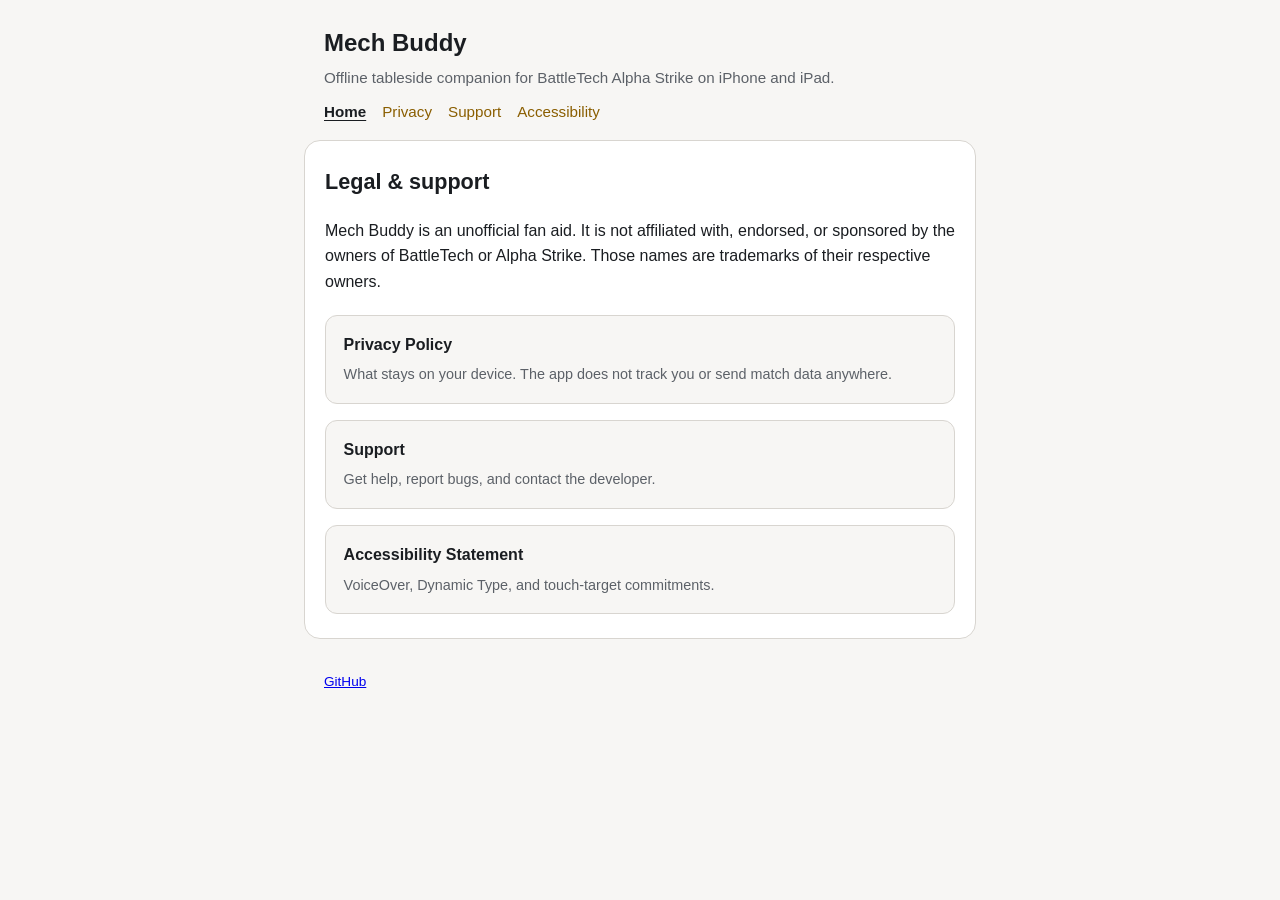
<file: docs/index.html>
<!DOCTYPE html>
<html lang="en">
<head>
  <meta charset="utf-8">
  <meta name="viewport" content="width=device-width, initial-scale=1">
  <meta name="description" content="Mech Buddy — offline BattleTech tableside companion for iOS.">
  <title>Mech Buddy</title>
  <link rel="stylesheet" href="styles.css">
</head>
<body>
  <a class="skip" href="#main">Skip to content</a>

  <header class="site-header">
    <h1>Mech Buddy</h1>
    <p>Offline tableside companion for BattleTech Alpha Strike on iPhone and iPad.</p>
  </header>

  <nav class="site-nav" aria-label="Site">
    <ul>
      <li><a href="index.html" aria-current="page">Home</a></li>
      <li><a href="privacy.html">Privacy</a></li>
      <li><a href="support.html">Support</a></li>
      <li><a href="accessibility.html">Accessibility</a></li>
    </ul>
  </nav>

  <main id="main">
    <h2>Legal &amp; support</h2>
    <p>
      Mech Buddy is an unofficial fan aid. It is not affiliated with, endorsed, or sponsored by
      the owners of BattleTech or Alpha Strike. Those names are trademarks of their respective owners.
    </p>

    <div class="card-grid">
      <a href="privacy.html">
        <strong>Privacy Policy</strong>
        <span>What stays on your device. The app does not track you or send match data anywhere.</span>
      </a>
      <a href="support.html">
        <strong>Support</strong>
        <span>Get help, report bugs, and contact the developer.</span>
      </a>
      <a href="accessibility.html">
        <strong>Accessibility Statement</strong>
        <span>VoiceOver, Dynamic Type, and touch-target commitments.</span>
      </a>
    </div>
  </main>

  <footer class="site-footer">
    <p><a href="https://github.com/jacobrozell/Mech-Buddy">GitHub</a></p>
  </footer>
</body>
</html>
</file>
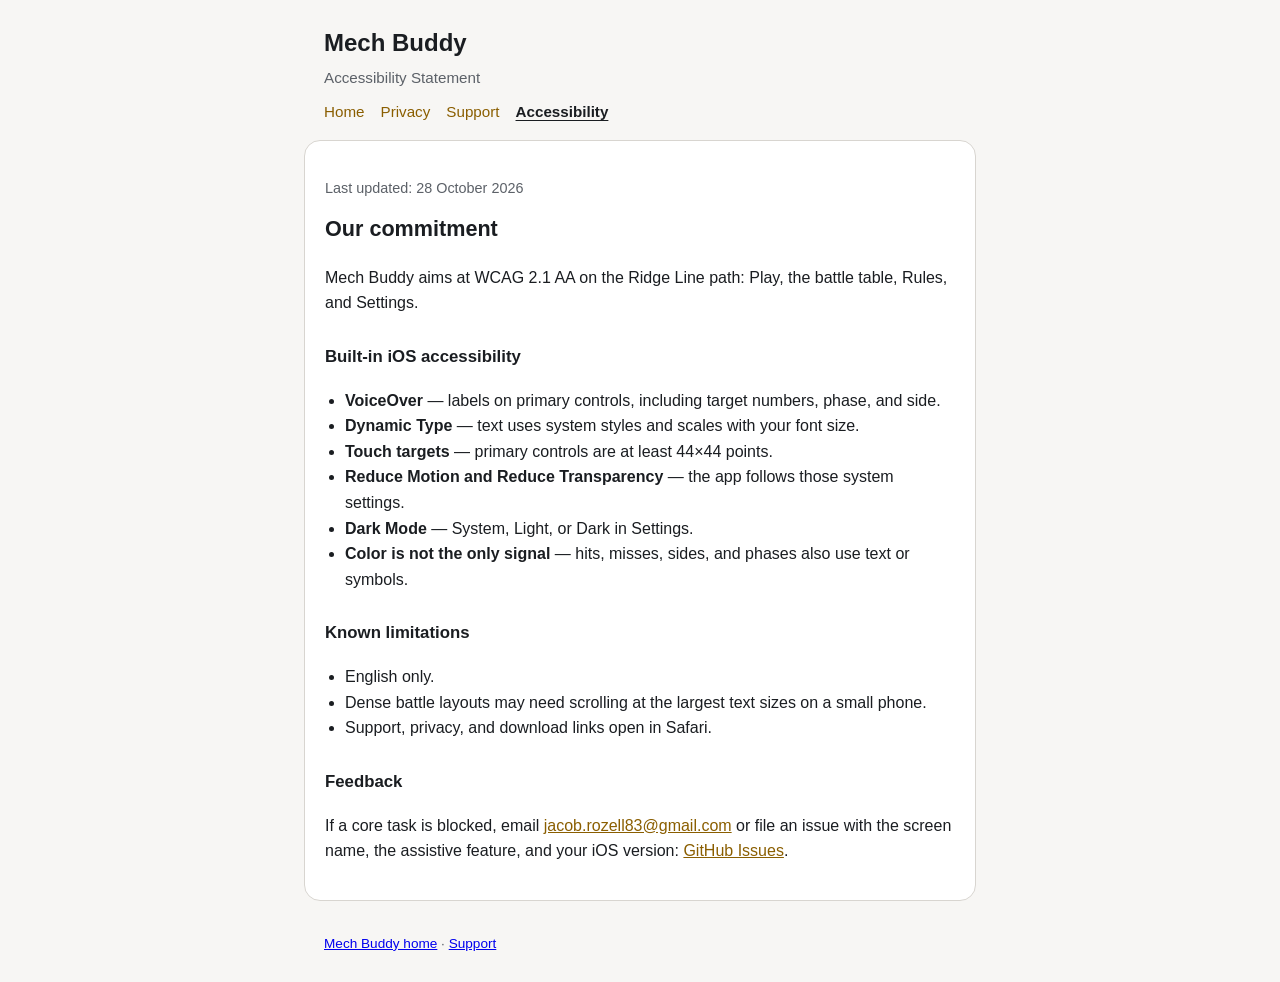
<file: docs/accessibility.html>
<!DOCTYPE html>
<html lang="en">
<head>
  <meta charset="utf-8">
  <meta name="viewport" content="width=device-width, initial-scale=1">
  <meta name="description" content="Mech Buddy accessibility statement — VoiceOver, Dynamic Type, and touch targets.">
  <title>Mech Buddy — Accessibility</title>
  <link rel="stylesheet" href="styles.css">
</head>
<body>
  <a class="skip" href="#main">Skip to content</a>

  <header class="site-header">
    <h1>Mech Buddy</h1>
    <p>Accessibility Statement</p>
  </header>

  <nav class="site-nav" aria-label="Site">
    <ul>
      <li><a href="index.html">Home</a></li>
      <li><a href="privacy.html">Privacy</a></li>
      <li><a href="support.html">Support</a></li>
      <li><a href="accessibility.html" aria-current="page">Accessibility</a></li>
    </ul>
  </nav>

  <main id="main">
    <p class="meta">Last updated: 28 October 2026</p>

    <h2>Our commitment</h2>
    <p>
      Mech Buddy aims at WCAG 2.1 AA on the Ridge Line path:
      Play, the battle table, Rules, and Settings.
    </p>

    <h3>Built-in iOS accessibility</h3>
    <ul>
      <li><strong>VoiceOver</strong> — labels on primary controls, including target numbers, phase, and side.</li>
      <li><strong>Dynamic Type</strong> — text uses system styles and scales with your font size.</li>
      <li><strong>Touch targets</strong> — primary controls are at least 44×44 points.</li>
      <li><strong>Reduce Motion and Reduce Transparency</strong> — the app follows those system settings.</li>
      <li><strong>Dark Mode</strong> — System, Light, or Dark in Settings.</li>
      <li><strong>Color is not the only signal</strong> — hits, misses, sides, and phases also use text or symbols.</li>
    </ul>

    <h3>Known limitations</h3>
    <ul>
      <li>English only.</li>
      <li>Dense battle layouts may need scrolling at the largest text sizes on a small phone.</li>
      <li>Support, privacy, and download links open in Safari.</li>
    </ul>

    <h3>Feedback</h3>
    <p>
      If a core task is blocked, email
      <a href="mailto:jacob.rozell83@gmail.com?subject=%5BMech Buddy%5D%20Accessibility">jacob.rozell83@gmail.com</a>
      or file an issue with the screen name, the assistive feature, and your iOS version:
      <a href="https://github.com/jacobrozell/Mech-Buddy/issues">GitHub Issues</a>.
    </p>
  </main>

  <footer class="site-footer">
    <p><a href="index.html">Mech Buddy home</a> · <a href="support.html">Support</a></p>
  </footer>
</body>
</html>
</file>
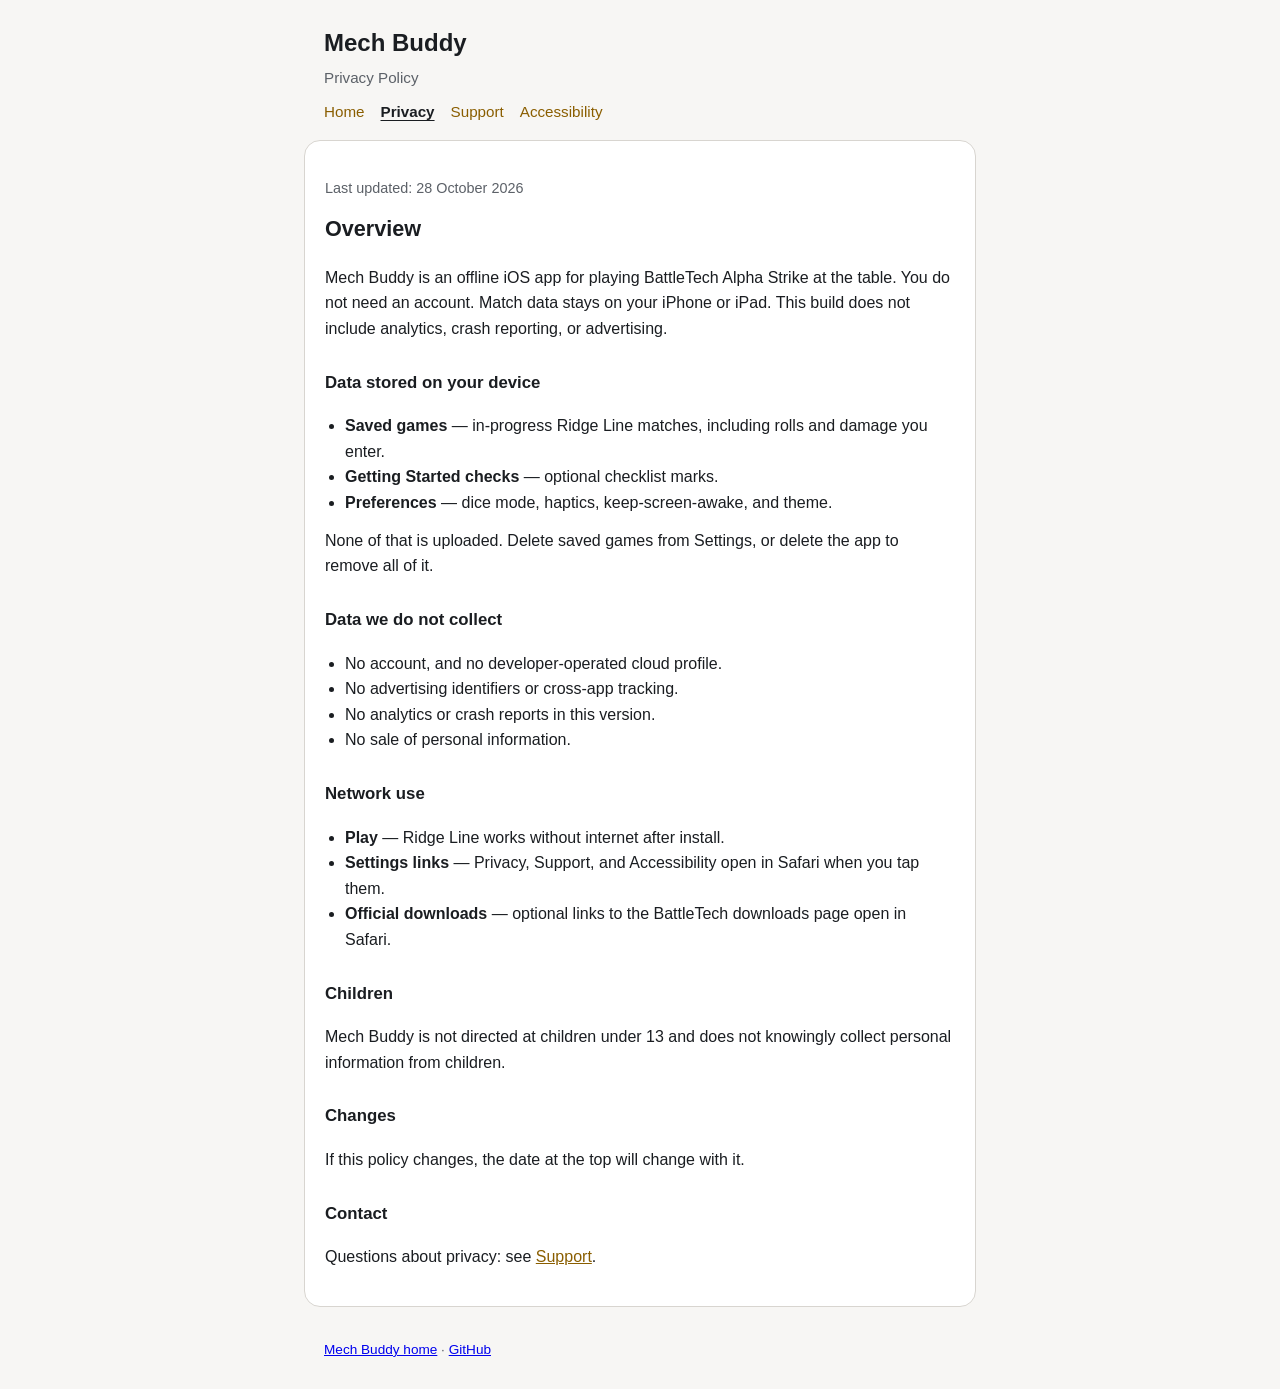
<file: docs/privacy.html>
<!DOCTYPE html>
<html lang="en">
<head>
  <meta charset="utf-8">
  <meta name="viewport" content="width=device-width, initial-scale=1">
  <meta name="description" content="Mech Buddy privacy policy — offline BattleTech companion; data stays on your device.">
  <title>Mech Buddy — Privacy Policy</title>
  <link rel="stylesheet" href="styles.css">
</head>
<body>
  <a class="skip" href="#main">Skip to content</a>

  <header class="site-header">
    <h1>Mech Buddy</h1>
    <p>Privacy Policy</p>
  </header>

  <nav class="site-nav" aria-label="Site">
    <ul>
      <li><a href="index.html">Home</a></li>
      <li><a href="privacy.html" aria-current="page">Privacy</a></li>
      <li><a href="support.html">Support</a></li>
      <li><a href="accessibility.html">Accessibility</a></li>
    </ul>
  </nav>

  <main id="main">
    <p class="meta">Last updated: 28 October 2026</p>

    <h2>Overview</h2>
    <p>
      Mech Buddy is an offline iOS app for playing BattleTech Alpha Strike at the table.
      You do not need an account. Match data stays on your iPhone or iPad.
      This build does not include analytics, crash reporting, or advertising.
    </p>

    <h3>Data stored on your device</h3>
    <ul>
      <li><strong>Saved games</strong> — in-progress Ridge Line matches, including rolls and damage you enter.</li>
      <li><strong>Getting Started checks</strong> — optional checklist marks.</li>
      <li><strong>Preferences</strong> — dice mode, haptics, keep-screen-awake, and theme.</li>
    </ul>
    <p>None of that is uploaded. Delete saved games from Settings, or delete the app to remove all of it.</p>

    <h3>Data we do not collect</h3>
    <ul>
      <li>No account, and no developer-operated cloud profile.</li>
      <li>No advertising identifiers or cross-app tracking.</li>
      <li>No analytics or crash reports in this version.</li>
      <li>No sale of personal information.</li>
    </ul>

    <h3>Network use</h3>
    <ul>
      <li><strong>Play</strong> — Ridge Line works without internet after install.</li>
      <li><strong>Settings links</strong> — Privacy, Support, and Accessibility open in Safari when you tap them.</li>
      <li><strong>Official downloads</strong> — optional links to the BattleTech downloads page open in Safari.</li>
    </ul>

    <h3>Children</h3>
    <p>Mech Buddy is not directed at children under 13 and does not knowingly collect personal information from children.</p>

    <h3>Changes</h3>
    <p>If this policy changes, the date at the top will change with it.</p>

    <h3>Contact</h3>
    <p>Questions about privacy: see <a href="support.html">Support</a>.</p>
  </main>

  <footer class="site-footer">
    <p><a href="index.html">Mech Buddy home</a> · <a href="https://github.com/jacobrozell/Mech-Buddy">GitHub</a></p>
  </footer>
</body>
</html>
</file>
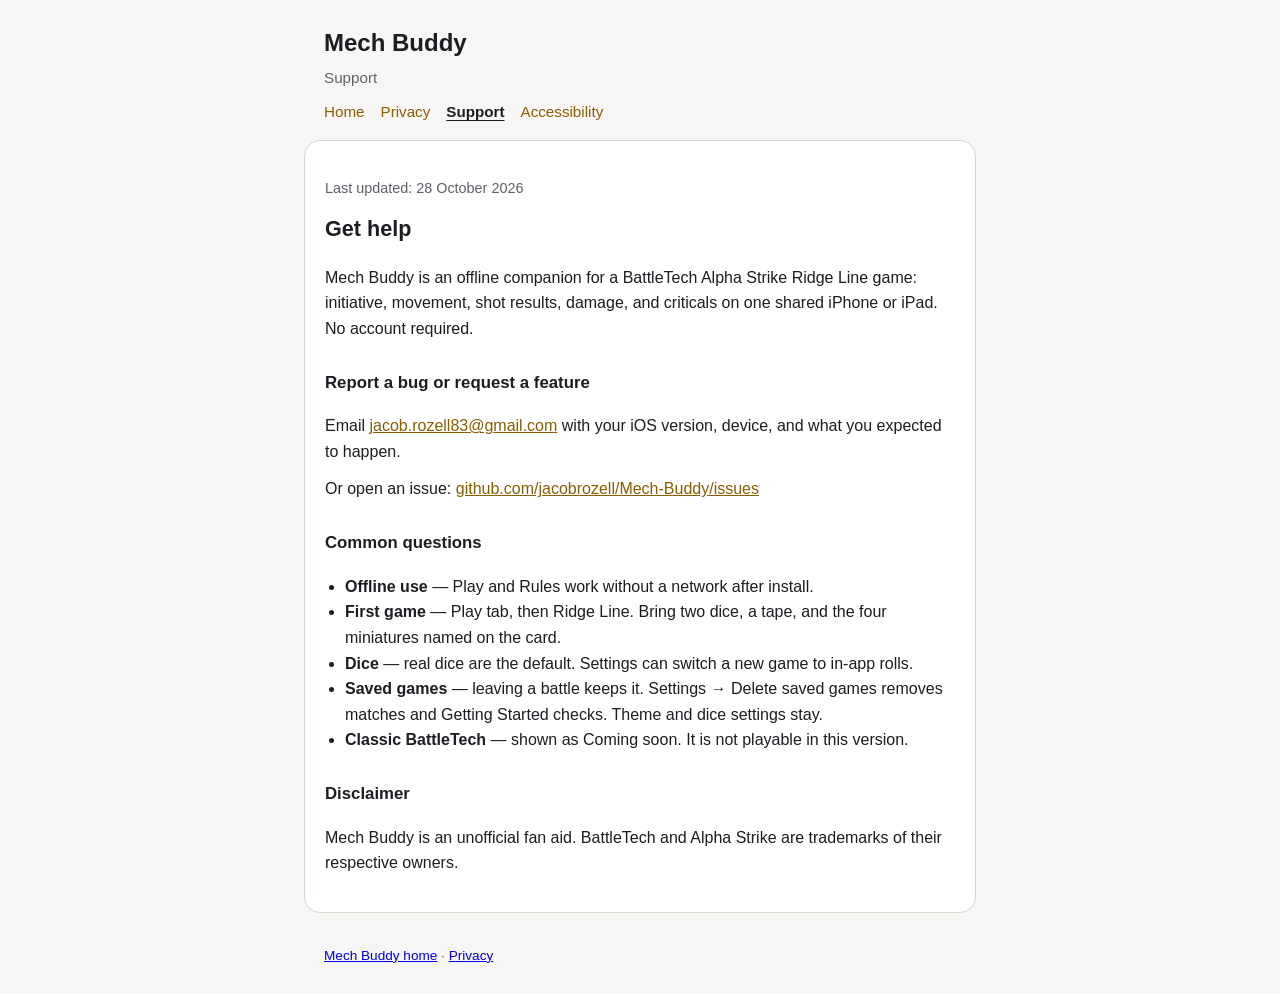
<file: docs/support.html>
<!DOCTYPE html>
<html lang="en">
<head>
  <meta charset="utf-8">
  <meta name="viewport" content="width=device-width, initial-scale=1">
  <meta name="description" content="Mech Buddy support — bug reports and developer contact.">
  <title>Mech Buddy — Support</title>
  <link rel="stylesheet" href="styles.css">
</head>
<body>
  <a class="skip" href="#main">Skip to content</a>

  <header class="site-header">
    <h1>Mech Buddy</h1>
    <p>Support</p>
  </header>

  <nav class="site-nav" aria-label="Site">
    <ul>
      <li><a href="index.html">Home</a></li>
      <li><a href="privacy.html">Privacy</a></li>
      <li><a href="support.html" aria-current="page">Support</a></li>
      <li><a href="accessibility.html">Accessibility</a></li>
    </ul>
  </nav>

  <main id="main">
    <p class="meta">Last updated: 28 October 2026</p>

    <h2>Get help</h2>
    <p>
      Mech Buddy is an offline companion for a BattleTech Alpha Strike Ridge Line game:
      initiative, movement, shot results, damage, and criticals on one shared iPhone or iPad.
      No account required.
    </p>

    <h3>Report a bug or request a feature</h3>
    <p>
      Email
      <a href="mailto:jacob.rozell83@gmail.com?subject=%5BMech Buddy%5D%20Feedback">jacob.rozell83@gmail.com</a>
      with your iOS version, device, and what you expected to happen.
    </p>
    <p>
      Or open an issue:
      <a href="https://github.com/jacobrozell/Mech-Buddy/issues">github.com/jacobrozell/Mech-Buddy/issues</a>
    </p>

    <h3>Common questions</h3>
    <ul>
      <li><strong>Offline use</strong> — Play and Rules work without a network after install.</li>
      <li><strong>First game</strong> — Play tab, then Ridge Line. Bring two dice, a tape, and the four miniatures named on the card.</li>
      <li><strong>Dice</strong> — real dice are the default. Settings can switch a new game to in-app rolls.</li>
      <li><strong>Saved games</strong> — leaving a battle keeps it. Settings → Delete saved games removes matches and Getting Started checks. Theme and dice settings stay.</li>
      <li><strong>Classic BattleTech</strong> — shown as Coming soon. It is not playable in this version.</li>
    </ul>

    <h3>Disclaimer</h3>
    <p>
      Mech Buddy is an unofficial fan aid. BattleTech and Alpha Strike are trademarks of their respective owners.
    </p>
  </main>

  <footer class="site-footer">
    <p><a href="index.html">Mech Buddy home</a> · <a href="privacy.html">Privacy</a></p>
  </footer>
</body>
</html>
</file>
<file: docs/styles.css>
/* Mech Buddy — GitHub Pages (docs/) */

:root {
  color-scheme: light dark;
  --bg: #f7f6f4;
  --card: #ffffff;
  --text: #1a1d21;
  --muted: #5c6168;
  --accent: #c98a00;
  --border: #d8d5d0;
  --link: #8a5e00;
  --max-width: 42rem;
}

@media (prefers-color-scheme: dark) {
  :root {
    --bg: #1a1d21;
    --card: #24282e;
    --text: #f4f1ea;
    --muted: #b0b4ba;
    --border: #3a4048;
    --link: #e0b44a;
  }
}

* {
  box-sizing: border-box;
}

body {
  margin: 0;
  font-family: -apple-system, BlinkMacSystemFont, "Segoe UI", Roboto, Helvetica, Arial, sans-serif;
  line-height: 1.6;
  color: var(--text);
  background: var(--bg);
}

.skip {
  position: absolute;
  left: -9999px;
  top: auto;
}

.skip:focus {
  left: 1rem;
  top: 1rem;
  z-index: 100;
  padding: 0.5rem 1rem;
  background: var(--card);
  border: 1px solid var(--border);
  border-radius: 0.5rem;
}

.site-header,
.site-footer {
  max-width: var(--max-width);
  margin: 0 auto;
  padding: 1.5rem 1.25rem;
}

.site-header {
  padding-bottom: 0.5rem;
}

.site-header h1 {
  margin: 0;
  font-size: 1.5rem;
  font-weight: 700;
}

.site-header p {
  margin: 0.25rem 0 0;
  color: var(--muted);
  font-size: 0.95rem;
}

nav.site-nav {
  max-width: var(--max-width);
  margin: 0 auto 1rem;
  padding: 0 1.25rem;
}

nav.site-nav ul {
  list-style: none;
  margin: 0;
  padding: 0;
  display: flex;
  flex-wrap: wrap;
  gap: 0.5rem 1rem;
}

nav.site-nav a {
  color: var(--link);
  text-decoration: none;
  font-size: 0.95rem;
}

nav.site-nav a[aria-current="page"] {
  color: var(--text);
  font-weight: 600;
  text-decoration: underline;
  text-underline-offset: 0.2em;
}

main {
  max-width: var(--max-width);
  margin: 0 auto 2rem;
  padding: 1.5rem 1.25rem;
  background: var(--card);
  border: 1px solid var(--border);
  border-radius: 1rem;
}

main h2 {
  margin-top: 0;
  font-size: 1.35rem;
}

main h3 {
  margin-top: 1.75rem;
  font-size: 1.05rem;
}

main p,
main ul {
  margin: 0.75rem 0;
}

main ul {
  padding-left: 1.25rem;
}

main a {
  color: var(--link);
}

.meta {
  color: var(--muted);
  font-size: 0.9rem;
}

.card-grid {
  display: grid;
  gap: 1rem;
  margin-top: 1.25rem;
}

.card-grid a {
  display: block;
  padding: 1rem 1.1rem;
  border: 1px solid var(--border);
  border-radius: 0.75rem;
  text-decoration: none;
  color: var(--text);
  background: var(--bg);
}

.card-grid a:hover,
.card-grid a:focus {
  border-color: var(--accent);
}

.card-grid strong {
  display: block;
  margin-bottom: 0.25rem;
}

.card-grid span {
  color: var(--muted);
  font-size: 0.9rem;
}

.site-footer {
  color: var(--muted);
  font-size: 0.85rem;
  padding-top: 0;
}

.site-footer p {
  margin: 0.25rem 0;
}
</file>
